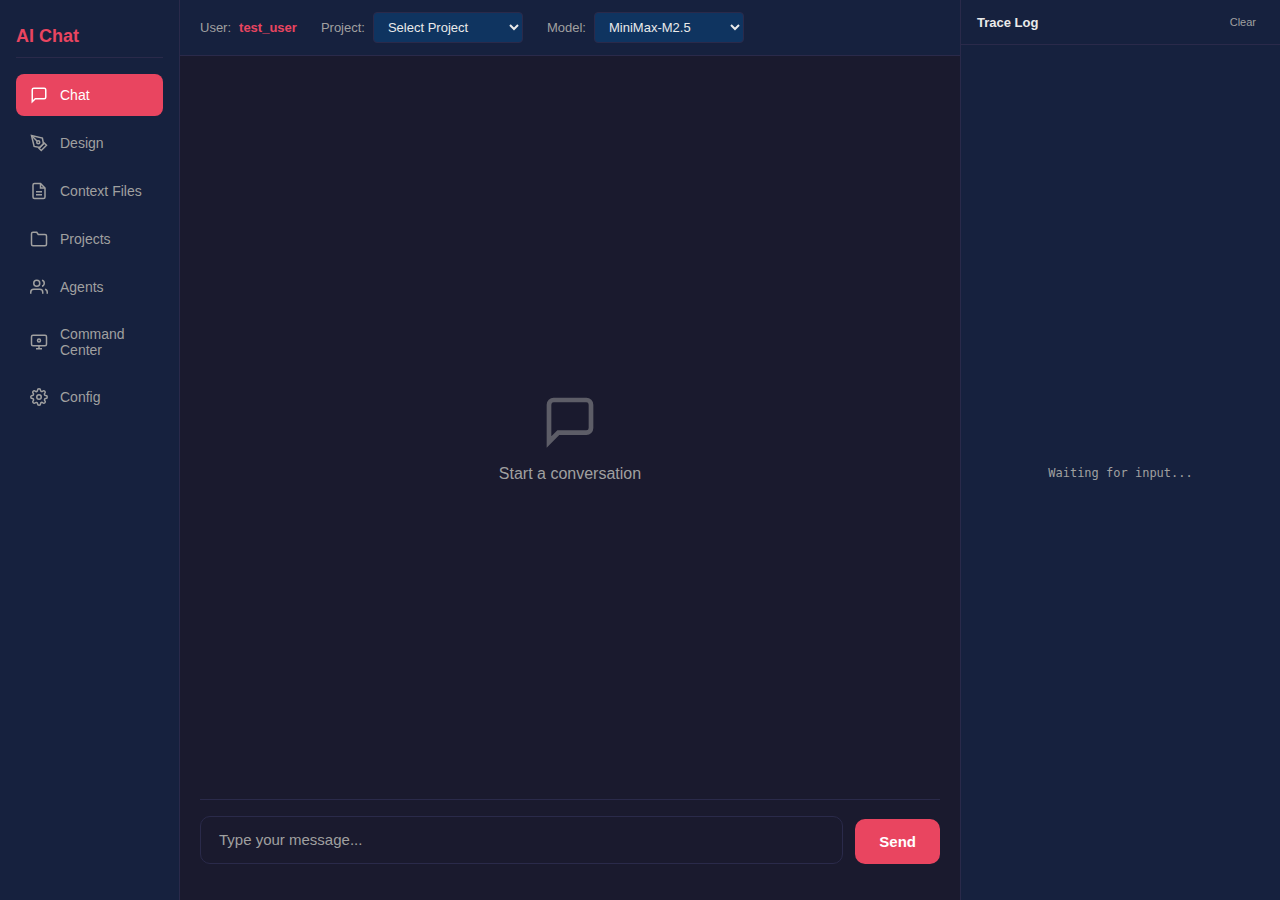
<file: static/index.html>
<!DOCTYPE html>
<html lang="en">
<head>
    <meta charset="UTF-8">
    <meta name="viewport" content="width=device-width, initial-scale=1.0">
    <title>Chat</title>
    <link rel="stylesheet" href="/static/css/style.css">
</head>
<body>
    <div class="app-container">
        <!-- Left Navigation (Shared) -->
        <div id="leftNaviContainer" data-current-page="chat"></div>

        <!-- Main Chat Area -->
        <main class="main-content">
            <!-- Frozen Header Bar -->
            <div class="chat-header">
                <div class="header-item">
                    <span class="header-label">User:</span>
                    <span class="header-value" id="headerUser">test_user</span>
                </div>
                <div class="header-item">
                    <span class="header-label">Project:</span>
                    <select id="headerProject" class="header-select">
                        <option value="">Select Project</option>
                    </select>
                </div>
                <div class="header-item">
                    <span class="header-label">Model:</span>
                    <select id="model" class="header-select">
                        <option value="MiniMax-M2.5">MiniMax-M2.5</option>
                        <option value="MiniMax-Text-01">MiniMax-Text-01</option>
                        <option value="gpt-4o">GPT-4o</option>
                        <option value="gpt-4o-mini">GPT-4o Mini</option>
                        <option value="gpt-4-turbo">GPT-4 Turbo</option>
                    </select>
                </div>
            </div>

            <div class="chat-container">
                <!-- Messages -->
                <div class="chat-messages" id="messages">
                    <div class="empty-state">
                        <svg viewBox="0 0 24 24" fill="none" stroke="currentColor" stroke-width="2">
                            <path d="M21 15a2 2 0 0 1-2 2H7l-4 4V5a2 2 0 0 1 2-2h14a2 2 0 0 1 2 2z"></path>
                        </svg>
                        <p>Start a conversation</p>
                    </div>
                </div>

                <!-- Input -->
                <div class="chat-input-container">
                    <div class="chat-input-wrapper">
                        <textarea 
                            class="chat-input" 
                            id="messageInput" 
                            placeholder="Type your message..."
                            rows="1"
                        ></textarea>
                        <button class="send-button" id="sendButton">Send</button>
                    </div>
                </div>
            </div>
        </main>

        <!-- Trace Panel (Right Side) -->
        <aside class="trace-panel">
            <div class="trace-header">
                <h3>Trace Log</h3>
                <button class="trace-clear" id="traceClear">Clear</button>
            </div>
            <div class="trace-content" id="traceContent">
                <div class="empty-state" style="padding: 20px;">
                    <p style="font-size: 12px;">Waiting for input...</p>
                </div>
            </div>
        </aside>
    </div>

    <script src="/static/js/left_navi_panel.js"></script>
    <script src="/static/js/chat.js"></script>
</body>
</html>
</file>
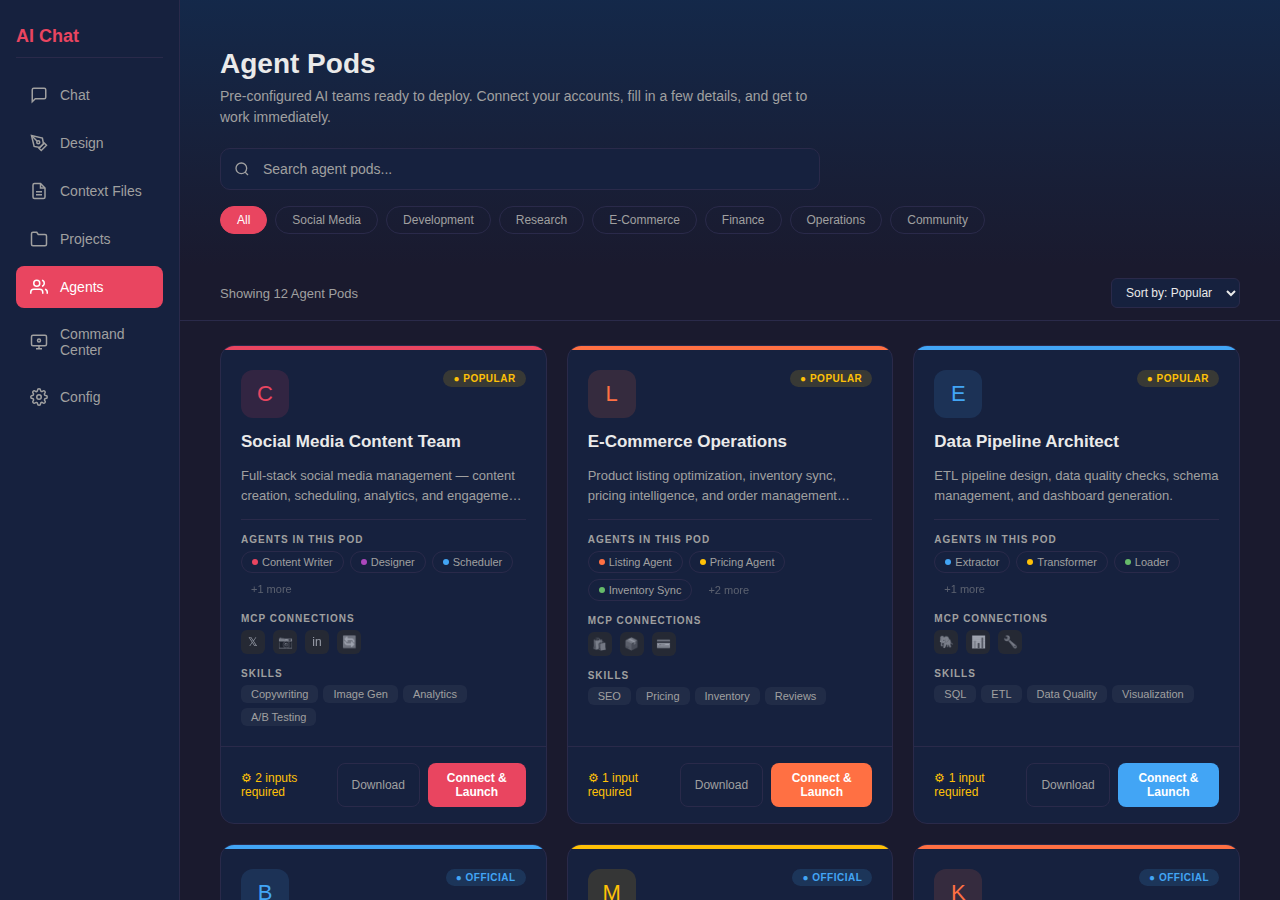
<file: static/agents.html>
<!DOCTYPE html>
<html lang="en">

<head>
    <meta charset="UTF-8">
    <meta name="viewport" content="width=device-width, initial-scale=1.0">
    <title>Agent Pods</title>
    <link rel="stylesheet" href="/static/css/style.css">
    <style>
        body {
            overflow: hidden;
        }

        /* ── Page wrapper ─────────────────────────────────────────── */
        .agents-page {
            display: flex;
            flex-direction: column;
            height: 100vh;
            overflow-y: auto;
            overflow-x: hidden;
            scroll-behavior: smooth;
        }

        /* ── Hero Section ─────────────────────────────────────────── */
        .hero {
            padding: 48px 40px 32px;
            background: linear-gradient(180deg, rgba(15, 52, 96, 0.55) 0%, var(--bg-primary) 100%);
            flex-shrink: 0;
        }

        .hero h1 {
            font-size: 28px;
            font-weight: 700;
            margin-bottom: 6px;
        }

        .hero .subtitle {
            color: var(--text-secondary);
            font-size: 14px;
            line-height: 1.5;
            max-width: 600px;
            margin-bottom: 20px;
        }

        .search-wrap {
            max-width: 600px;
            margin-bottom: 16px;
            position: relative;
        }

        .search-wrap input {
            width: 100%;
            padding: 12px 16px 12px 42px;
            border-radius: 10px;
            border: 1px solid var(--border);
            background: var(--bg-secondary);
            color: var(--text-primary);
            font-size: 14px;
            font-family: inherit;
        }

        .search-wrap input:focus {
            outline: none;
            border-color: var(--accent);
        }

        .search-wrap input::placeholder {
            color: var(--text-secondary);
        }

        .search-wrap svg {
            position: absolute;
            left: 14px;
            top: 50%;
            transform: translateY(-50%);
            width: 16px;
            height: 16px;
            stroke: var(--text-secondary);
            pointer-events: none;
        }

        .filter-row {
            display: flex;
            gap: 8px;
            flex-wrap: wrap;
        }

        .filter-pill {
            padding: 6px 16px;
            border-radius: 20px;
            border: 1px solid var(--border);
            background: transparent;
            color: var(--text-secondary);
            font-size: 12px;
            cursor: pointer;
            transition: all 0.2s;
            font-family: inherit;
            white-space: nowrap;
        }

        .filter-pill:hover {
            border-color: var(--accent);
            color: var(--text-primary);
        }

        .filter-pill.active {
            background: var(--accent);
            border-color: var(--accent);
            color: #fff;
        }

        /* ── Results Bar ──────────────────────────────────────────── */
        .results-bar {
            display: flex;
            justify-content: space-between;
            align-items: center;
            padding: 12px 40px;
            border-bottom: 1px solid var(--border);
            flex-shrink: 0;
        }

        .results-bar .count {
            font-size: 13px;
            color: var(--text-secondary);
        }

        .results-bar select {
            padding: 6px 10px;
            border-radius: 6px;
            border: 1px solid var(--border);
            background: var(--bg-secondary);
            color: var(--text-primary);
            font-size: 12px;
            cursor: pointer;
        }

        /* ── Card Grid ────────────────────────────────────────────── */
        .card-grid {
            display: grid;
            grid-template-columns: repeat(3, 1fr);
            gap: 20px;
            padding: 24px 40px 40px;
        }

        @media (max-width: 1100px) {
            .card-grid {
                grid-template-columns: repeat(2, 1fr);
            }
        }

        @media (max-width: 700px) {
            .card-grid {
                grid-template-columns: 1fr;
            }
        }

        /* ── Pod Card ─────────────────────────────────────────────── */
        .pod-card {
            background: var(--bg-secondary);
            border: 1px solid var(--border);
            border-radius: 14px;
            display: flex;
            flex-direction: column;
            overflow: hidden;
            transition: all 0.25s ease;
        }

        .pod-card:hover {
            border-color: rgba(233, 69, 96, 0.4);
            transform: translateY(-3px);
            box-shadow: 0 8px 30px rgba(0, 0, 0, 0.35);
        }

        .pod-card:hover .mcp-icon {
            filter: grayscale(0);
            opacity: 1;
        }

        .card-accent {
            height: 4px;
            flex-shrink: 0;
        }

        .card-body {
            padding: 20px;
            display: flex;
            flex-direction: column;
            gap: 14px;
            flex: 1;
        }

        .card-top {
            display: flex;
            justify-content: space-between;
            align-items: flex-start;
            gap: 10px;
        }

        .pod-icon {
            width: 48px;
            height: 48px;
            border-radius: 12px;
            display: flex;
            align-items: center;
            justify-content: center;
            font-size: 22px;
            flex-shrink: 0;
        }

        .card-top-right {
            display: flex;
            flex-direction: column;
            align-items: flex-end;
            gap: 6px;
        }

        .status-badge {
            display: inline-flex;
            align-items: center;
            gap: 5px;
            font-size: 10px;
            font-weight: 600;
            padding: 3px 10px;
            border-radius: 20px;
            text-transform: uppercase;
            letter-spacing: .5px;
        }

        .badge-popular {
            background: rgba(255, 193, 7, 0.15);
            color: #ffc107;
        }

        .badge-new {
            background: rgba(76, 175, 80, 0.15);
            color: #66bb6a;
        }

        .badge-official {
            background: rgba(66, 165, 245, 0.15);
            color: #42a5f5;
        }

        .badge-community {
            background: rgba(171, 71, 188, 0.15);
            color: #ab47bc;
        }

        .pod-name {
            font-size: 17px;
            font-weight: 600;
            margin: 0;
        }

        .pod-desc {
            font-size: 13px;
            color: var(--text-secondary);
            line-height: 1.5;
            margin: 0;
            display: -webkit-box;
            -webkit-line-clamp: 2;
            -webkit-box-orient: vertical;
            overflow: hidden;
        }

        .card-divider {
            border: none;
            border-top: 1px solid var(--border);
            margin: 0;
        }

        .card-section-label {
            font-size: 10px;
            font-weight: 600;
            text-transform: uppercase;
            letter-spacing: 1px;
            color: var(--text-secondary);
            margin-bottom: 6px;
        }

        .agent-chips {
            display: flex;
            flex-wrap: wrap;
            gap: 6px;
        }

        .agent-chip {
            display: inline-flex;
            align-items: center;
            gap: 4px;
            padding: 4px 10px;
            border-radius: 20px;
            border: 1px solid var(--border);
            font-size: 11px;
            color: var(--text-secondary);
        }

        .agent-chip-dot {
            width: 6px;
            height: 6px;
            border-radius: 50%;
        }

        .agent-chip-more {
            opacity: 0.5;
            border: none;
        }

        .mcp-row {
            display: flex;
            gap: 8px;
            align-items: center;
            flex-wrap: wrap;
        }

        .mcp-icon {
            width: 24px;
            height: 24px;
            border-radius: 6px;
            background: var(--bg-tertiary);
            display: flex;
            align-items: center;
            justify-content: center;
            font-size: 12px;
            filter: grayscale(1);
            opacity: 0.6;
            transition: all 0.3s;
        }

        .skill-tags {
            display: flex;
            flex-wrap: wrap;
            gap: 5px;
        }

        .skill-tag {
            padding: 3px 10px;
            border-radius: 6px;
            background: rgba(255, 255, 255, 0.05);
            font-size: 11px;
            color: var(--text-secondary);
        }

        .card-footer {
            padding: 16px 20px;
            border-top: 1px solid var(--border);
            display: flex;
            justify-content: space-between;
            align-items: center;
            gap: 10px;
        }

        .inputs-info {
            font-size: 12px;
            display: flex;
            align-items: center;
            gap: 5px;
        }

        .inputs-info.needed {
            color: #ffc107;
        }

        .inputs-info.ready {
            color: #66bb6a;
        }

        .card-actions {
            display: flex;
            gap: 8px;
        }

        .btn-download {
            padding: 8px 14px;
            border-radius: 8px;
            border: 1px solid var(--border);
            background: transparent;
            color: var(--text-secondary);
            font-size: 12px;
            cursor: pointer;
            transition: all 0.2s;
            font-family: inherit;
        }

        .btn-download:hover {
            border-color: var(--text-primary);
            color: var(--text-primary);
        }

        .btn-connect {
            padding: 8px 16px;
            border-radius: 8px;
            border: none;
            font-size: 12px;
            font-weight: 600;
            cursor: pointer;
            transition: all 0.2s;
            font-family: inherit;
            color: #fff;
        }

        .btn-connect:hover {
            filter: brightness(1.2);
        }

        /* ── Empty / No results ───────────────────────────────────── */
        .no-results {
            display: none;
            flex-direction: column;
            align-items: center;
            justify-content: center;
            padding: 60px 20px;
            gap: 10px;
            color: var(--text-secondary);
            grid-column: 1 / -1;
        }

        .no-results.visible {
            display: flex;
        }

        .no-results svg {
            width: 56px;
            height: 56px;
            opacity: 0.3;
            margin-bottom: 8px;
        }

        .no-results p {
            margin: 0;
            font-size: 14px;
        }

        .no-results .clear-btn {
            margin-top: 12px;
            padding: 8px 20px;
            border-radius: 8px;
            border: 1px solid var(--border);
            background: transparent;
            color: var(--text-primary);
            cursor: pointer;
            font-size: 13px;
            font-family: inherit;
            transition: all 0.2s;
        }

        .no-results .clear-btn:hover {
            border-color: var(--accent);
            color: var(--accent);
        }

        /* ── Side Drawer ──────────────────────────────────────────── */
        .drawer-overlay {
            display: none;
            position: fixed;
            inset: 0;
            background: rgba(0, 0, 0, 0.5);
            z-index: 200;
            backdrop-filter: blur(3px);
        }

        .drawer-overlay.open {
            display: block;
        }

        .drawer {
            position: fixed;
            top: 0;
            right: -520px;
            width: 500px;
            max-width: 92vw;
            height: 100vh;
            background: var(--bg-primary);
            border-left: 1px solid var(--border);
            z-index: 201;
            display: flex;
            flex-direction: column;
            transition: right 0.3s ease;
        }

        .drawer.open {
            right: 0;
        }

        .drawer-header {
            display: flex;
            align-items: center;
            justify-content: space-between;
            padding: 20px 24px;
            border-bottom: 1px solid var(--border);
            flex-shrink: 0;
        }

        .drawer-header-left {
            display: flex;
            align-items: center;
            gap: 12px;
        }

        .drawer-header-left .pod-icon {
            width: 36px;
            height: 36px;
            font-size: 16px;
            border-radius: 10px;
        }

        .drawer-header h3 {
            font-size: 16px;
            font-weight: 600;
            margin: 0;
        }

        .drawer-close {
            width: 32px;
            height: 32px;
            border-radius: 8px;
            border: none;
            background: var(--bg-secondary);
            color: var(--text-secondary);
            font-size: 18px;
            cursor: pointer;
            display: flex;
            align-items: center;
            justify-content: center;
        }

        .drawer-close:hover {
            background: var(--bg-tertiary);
            color: var(--text-primary);
        }

        .drawer-body {
            flex: 1;
            overflow-y: auto;
            padding: 24px;
            display: flex;
            flex-direction: column;
            gap: 28px;
        }

        .drawer-section h4 {
            font-size: 12px;
            font-weight: 600;
            text-transform: uppercase;
            letter-spacing: 1px;
            color: var(--text-secondary);
            margin-bottom: 14px;
        }

        .drawer-field {
            margin-bottom: 14px;
        }

        .drawer-field label {
            display: block;
            font-size: 13px;
            font-weight: 500;
            color: var(--text-primary);
            margin-bottom: 6px;
        }

        .drawer-field input,
        .drawer-field textarea {
            width: 100%;
            padding: 10px 14px;
            border-radius: 8px;
            border: 1px solid var(--border);
            background: var(--bg-secondary);
            color: var(--text-primary);
            font-size: 13px;
            font-family: inherit;
        }

        .drawer-field textarea {
            min-height: 80px;
            resize: vertical;
        }

        .drawer-field input:focus,
        .drawer-field textarea:focus {
            outline: none;
            border-color: var(--accent);
        }

        .mcp-status-row {
            display: flex;
            align-items: center;
            justify-content: space-between;
            padding: 10px 0;
            border-bottom: 1px solid rgba(255, 255, 255, 0.04);
        }

        .mcp-status-left {
            display: flex;
            align-items: center;
            gap: 10px;
            font-size: 13px;
        }

        .mcp-status-icon {
            width: 28px;
            height: 28px;
            border-radius: 6px;
            background: var(--bg-secondary);
            display: flex;
            align-items: center;
            justify-content: center;
            font-size: 14px;
        }

        .mcp-connected {
            color: #66bb6a;
            font-size: 12px;
            display: flex;
            align-items: center;
            gap: 4px;
        }

        .mcp-authorize-btn {
            padding: 5px 14px;
            border-radius: 6px;
            border: 1px solid var(--accent);
            background: transparent;
            color: var(--accent);
            font-size: 11px;
            cursor: pointer;
            font-family: inherit;
            transition: all 0.2s;
        }

        .mcp-authorize-btn:hover {
            background: var(--accent);
            color: #fff;
        }

        .drawer-footer {
            padding: 16px 24px;
            border-top: 1px solid var(--border);
            flex-shrink: 0;
        }

        .btn-launch {
            width: 100%;
            padding: 14px;
            border-radius: 10px;
            border: none;
            font-size: 14px;
            font-weight: 600;
            cursor: pointer;
            transition: all 0.25s;
            font-family: inherit;
            display: flex;
            align-items: center;
            justify-content: center;
            gap: 8px;
        }

        .btn-launch.disabled {
            background: var(--bg-tertiary);
            color: var(--text-secondary);
            cursor: not-allowed;
        }

        .btn-launch.ready {
            background: var(--accent);
            color: #fff;
        }

        .btn-launch.ready:hover {
            filter: brightness(1.15);
            transform: translateY(-1px);
        }

        .btn-launch.launching {
            background: var(--bg-tertiary);
            color: var(--text-secondary);
            pointer-events: none;
        }

        /* ── Toast ────────────────────────────────────────────────── */
        .toast {
            position: fixed;
            bottom: 28px;
            right: 28px;
            padding: 12px 20px;
            border-radius: 10px;
            background: var(--bg-secondary);
            border: 1px solid var(--border);
            color: var(--text-primary);
            font-size: 13px;
            z-index: 300;
            opacity: 0;
            transform: translateY(12px);
            transition: all 0.3s ease;
            pointer-events: none;
        }

        .toast.show {
            opacity: 1;
            transform: translateY(0);
        }
    </style>
</head>

<body>
    <div class="app-container">
        <!-- Left Navigation -->
        <div id="leftNaviContainer" data-current-page="agents"></div>

        <!-- Main Content -->
        <main class="main-content">
            <div class="agents-page" id="agentsPage">

                <!-- Hero -->
                <section class="hero">
                    <h1>Agent Pods</h1>
                    <p class="subtitle">Pre-configured AI teams ready to deploy. Connect your accounts, fill in a few
                        details, and get to work immediately.</p>
                    <div class="search-wrap">
                        <svg viewBox="0 0 24 24" fill="none" stroke="currentColor" stroke-width="2">
                            <circle cx="11" cy="11" r="8" />
                            <line x1="21" y1="21" x2="16.65" y2="16.65" />
                        </svg>
                        <input type="text" id="searchInput" placeholder="Search agent pods...">
                    </div>
                    <div class="filter-row" id="filterRow">
                        <!-- rendered by JS -->
                    </div>
                </section>

                <!-- Results Bar -->
                <div class="results-bar">
                    <span class="count" id="resultCount">Showing 0 Agent Pods</span>
                    <select id="sortSelect">
                        <option value="popular">Sort by: Popular</option>
                        <option value="newest">Sort by: Newest</option>
                        <option value="az">Sort by: A–Z</option>
                    </select>
                </div>

                <!-- Card Grid -->
                <div class="card-grid" id="cardGrid">
                    <!-- rendered by JS -->
                    <div class="no-results" id="noResults">
                        <svg viewBox="0 0 24 24" fill="none" stroke="currentColor" stroke-width="1.5">
                            <circle cx="11" cy="11" r="8" />
                            <line x1="21" y1="21" x2="16.65" y2="16.65" />
                            <line x1="8" y1="11" x2="14" y2="11" />
                        </svg>
                        <p><strong>No agent pods match your search.</strong></p>
                        <p style="font-size:12px;opacity:.6;">Try a different filter or browse all pods.</p>
                        <button class="clear-btn" id="clearFiltersBtn">Clear Filters</button>
                    </div>
                </div>
            </div>
        </main>
    </div>

    <!-- Connect & Launch Drawer -->
    <div class="drawer-overlay" id="drawerOverlay"></div>
    <div class="drawer" id="drawer">
        <div class="drawer-header">
            <div class="drawer-header-left">
                <div class="pod-icon" id="drawerIcon"></div>
                <h3 id="drawerTitle">Pod Name</h3>
            </div>
            <button class="drawer-close" id="drawerClose">×</button>
        </div>
        <div class="drawer-body" id="drawerBody">
            <!-- populated by JS -->
        </div>
        <div class="drawer-footer">
            <button class="btn-launch disabled" id="launchBtn">
                <span id="launchLabel">🚀 Launch Pod</span>
            </button>
        </div>
    </div>

    <!-- Toast -->
    <div class="toast" id="toast"></div>

    <script src="/static/js/left_navi_panel.js"></script>
    <script src="/static/js/agents.js"></script>
</body>

</html>
</file>
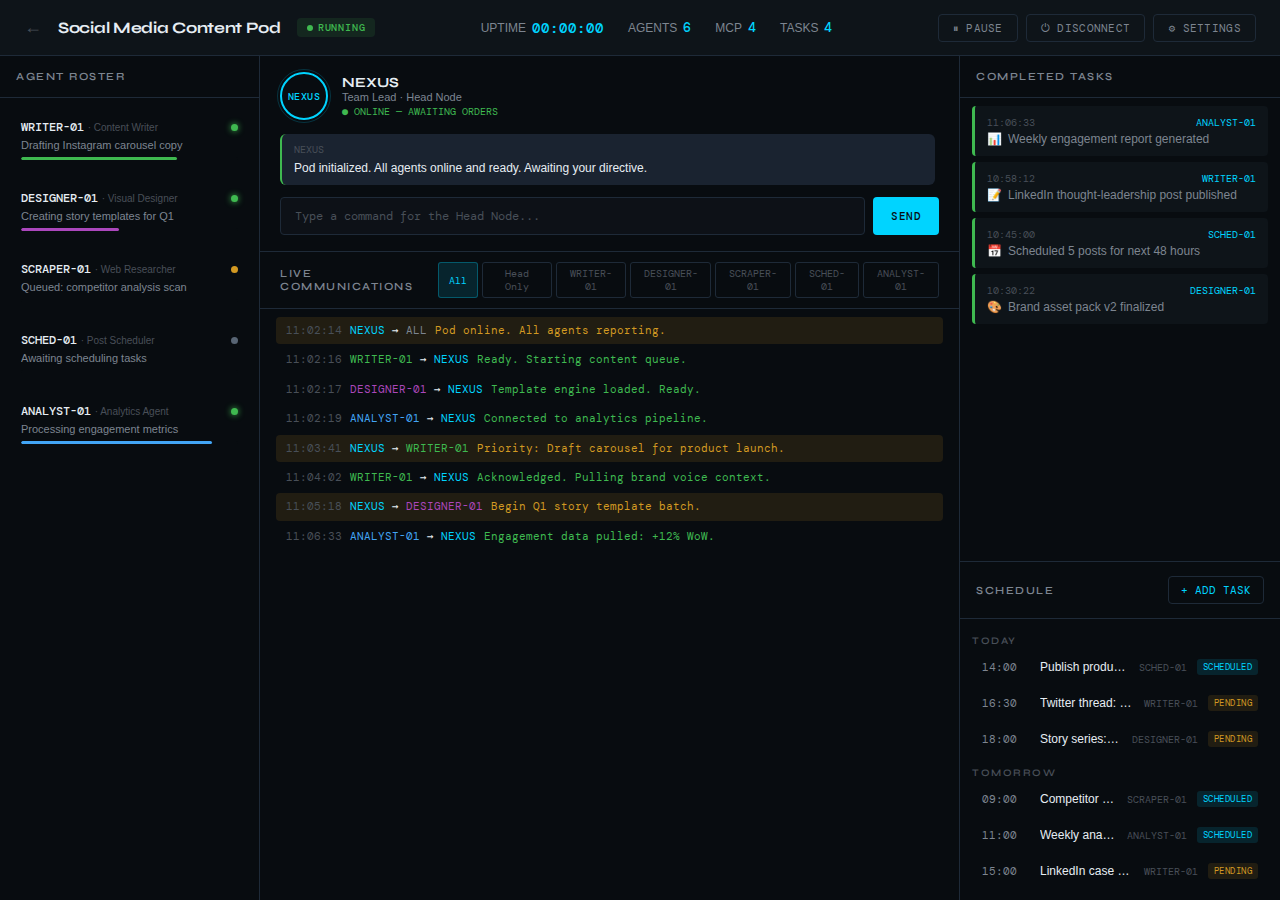
<file: static/command.html>
<!DOCTYPE html>
<html lang="en">

<head>
    <meta charset="UTF-8">
    <meta name="viewport" content="width=device-width, initial-scale=1.0">
    <title>Command Center</title>
    <link rel="preconnect" href="https://fonts.googleapis.com">
    <link
        href="https://fonts.googleapis.com/css2?family=DM+Mono:wght@400;500&family=Syne:wght@500;600;700;800&display=swap"
        rel="stylesheet">
    <style>
        /* ═══════════════════════════════════════════════════════════════════════
   COMMAND CENTER — CSS
   ═══════════════════════════════════════════════════════════════════════ */
        :root {
            --bg-base: #080c10;
            --bg-surface: #0e1419;
            --bg-panel: #131a22;
            --bg-elevated: #1a2330;
            --bg-input: #0d1117;
            --border: #1e2a38;
            --border-subtle: #161f2b;
            --text-primary: #e6edf3;
            --text-secondary: #7d8590;
            --text-muted: #484f58;
            --accent: #00d4ff;
            --accent-dim: rgba(0, 212, 255, 0.12);
            --accent-glow: rgba(0, 212, 255, 0.25);
            --green: #3fb950;
            --green-dim: rgba(63, 185, 80, 0.12);
            --amber: #d29922;
            --amber-dim: rgba(210, 153, 34, 0.12);
            --red: #f85149;
            --red-dim: rgba(248, 81, 73, 0.12);
            --idle: #586574;
            --font-mono: 'DM Mono', 'SF Mono', 'Fira Code', monospace;
            --font-heading: 'Syne', 'Inter', -apple-system, sans-serif;
            --font-body: -apple-system, BlinkMacSystemFont, 'Segoe UI', sans-serif;
        }

        * {
            margin: 0;
            padding: 0;
            box-sizing: border-box;
        }

        html,
        body {
            height: 100%;
            overflow: hidden;
        }

        body {
            background: var(--bg-base);
            color: var(--text-primary);
            font-family: var(--font-body);
            font-size: 13px;
        }

        /* ── Page Shell ───────────────────────────────────────────────────────── */
        .cc-shell {
            display: flex;
            flex-direction: column;
            height: 100vh;
        }

        /* ── Header ───────────────────────────────────────────────────────────── */
        .cc-header {
            display: flex;
            align-items: center;
            justify-content: space-between;
            padding: 0 24px;
            height: 56px;
            min-height: 56px;
            background: var(--bg-surface);
            border-bottom: 1px solid var(--border);
            flex-shrink: 0;
        }

        .cc-header-left {
            display: flex;
            align-items: center;
            gap: 16px;
        }

        .pod-title {
            font-family: var(--font-heading);
            font-size: 16px;
            font-weight: 700;
            letter-spacing: -0.3px;
        }

        .status-pill {
            display: inline-flex;
            align-items: center;
            gap: 5px;
            padding: 3px 10px;
            border-radius: 4px;
            font-family: var(--font-mono);
            font-size: 10px;
            font-weight: 500;
            text-transform: uppercase;
            letter-spacing: .8px;
        }

        .status-pill.running {
            background: var(--green-dim);
            color: var(--green);
        }

        .status-pill.idle {
            background: rgba(88, 101, 116, 0.15);
            color: var(--idle);
        }

        .status-pill.error {
            background: var(--red-dim);
            color: var(--red);
        }

        .status-pill .dot {
            width: 6px;
            height: 6px;
            border-radius: 50%;
            animation: pulse-dot 2s infinite;
        }

        .status-pill.running .dot {
            background: var(--green);
        }

        .status-pill.idle .dot {
            background: var(--idle);
        }

        .status-pill.error .dot {
            background: var(--red);
        }

        .cc-header-meta {
            display: flex;
            align-items: center;
            gap: 24px;
        }

        .meta-item {
            display: flex;
            align-items: center;
            gap: 6px;
            font-size: 12px;
            color: var(--text-secondary);
        }

        .meta-value {
            font-family: var(--font-mono);
            color: var(--accent);
            font-weight: 500;
            font-size: 13px;
        }

        .uptime {
            font-family: var(--font-mono);
            font-size: 14px;
            color: var(--accent);
            font-weight: 500;
            letter-spacing: 1px;
        }

        .cc-header-right {
            display: flex;
            align-items: center;
            gap: 8px;
        }

        .hdr-btn {
            padding: 6px 14px;
            border-radius: 4px;
            border: 1px solid var(--border);
            background: transparent;
            color: var(--text-secondary);
            font-size: 11px;
            font-family: var(--font-mono);
            cursor: pointer;
            transition: all 0.15s;
            letter-spacing: .3px;
        }

        .hdr-btn:hover {
            border-color: var(--accent);
            color: var(--accent);
        }

        .hdr-btn.danger:hover {
            border-color: var(--red);
            color: var(--red);
        }

        /* ── 3-Column Grid ────────────────────────────────────────────────────── */
        .cc-grid {
            display: grid;
            grid-template-columns: 260px 1fr 320px;
            flex: 1;
            overflow: hidden;
        }

        /* ── Panel base ───────────────────────────────────────────────────────── */
        .cc-panel {
            display: flex;
            flex-direction: column;
            border-right: 1px solid var(--border);
            overflow: hidden;
        }

        .cc-panel:last-child {
            border-right: none;
        }

        .panel-header {
            padding: 14px 16px;
            border-bottom: 1px solid var(--border);
            display: flex;
            align-items: center;
            justify-content: space-between;
            flex-shrink: 0;
        }

        .panel-title {
            font-family: var(--font-heading);
            font-size: 11px;
            font-weight: 600;
            text-transform: uppercase;
            letter-spacing: 1.5px;
            color: var(--text-secondary);
        }

        /* ════════════════ LEFT — AGENT ROSTER ════════════════ */
        .roster-list {
            flex: 1;
            overflow-y: auto;
            padding: 8px;
        }

        .agent-row {
            padding: 12px;
            border-radius: 6px;
            margin-bottom: 4px;
            cursor: pointer;
            border: 1px solid transparent;
            transition: all 0.15s;
        }

        .agent-row:hover {
            background: var(--bg-elevated);
            border-color: var(--border);
        }

        .agent-row.selected {
            background: var(--accent-dim);
            border-color: rgba(0, 212, 255, 0.3);
        }

        .agent-row-top {
            display: flex;
            align-items: center;
            justify-content: space-between;
            margin-bottom: 4px;
        }

        .agent-name {
            font-family: var(--font-mono);
            font-size: 12px;
            font-weight: 500;
        }

        .agent-role {
            font-size: 10px;
            color: var(--text-muted);
        }

        .agent-dot {
            width: 7px;
            height: 7px;
            border-radius: 50%;
            flex-shrink: 0;
        }

        .agent-dot.active {
            background: var(--green);
            box-shadow: 0 0 6px var(--green);
            animation: pulse-dot 2s infinite;
        }

        .agent-dot.idle {
            background: var(--idle);
        }

        .agent-dot.queued {
            background: var(--amber);
            animation: pulse-dot 1.5s infinite;
        }

        .agent-dot.error {
            background: var(--red);
        }

        .agent-task {
            font-size: 11px;
            color: var(--text-secondary);
            white-space: nowrap;
            overflow: hidden;
            text-overflow: ellipsis;
            margin-bottom: 6px;
        }

        .agent-progress {
            height: 3px;
            border-radius: 2px;
            background: var(--bg-base);
            overflow: hidden;
        }

        .agent-progress-bar {
            height: 100%;
            border-radius: 2px;
            transition: width 0.5s ease;
        }

        /* ════════════════ CENTER — COMMAND HUB ════════════════ */
        .center-col {
            display: flex;
            flex-direction: column;
            overflow: hidden;
        }

        /* Head Node Section */
        .head-node-section {
            padding: 16px 20px;
            border-bottom: 1px solid var(--border);
            flex-shrink: 0;
        }

        .head-node-row {
            display: flex;
            align-items: center;
            gap: 14px;
            margin-bottom: 14px;
        }

        .head-avatar {
            width: 48px;
            height: 48px;
            border-radius: 50%;
            display: flex;
            align-items: center;
            justify-content: center;
            font-family: var(--font-mono);
            font-size: 10px;
            font-weight: 500;
            letter-spacing: .5px;
            background: var(--bg-base);
            border: 2px solid var(--accent);
            color: var(--accent);
            position: relative;
            flex-shrink: 0;
        }

        .head-avatar::after {
            content: '';
            position: absolute;
            inset: -5px;
            border-radius: 50%;
            border: 1.5px solid rgba(0, 212, 255, 0.2);
            animation: pulse-ring 3s infinite;
        }

        .head-info .head-name {
            font-family: var(--font-heading);
            font-size: 14px;
            font-weight: 700;
        }

        .head-info .head-role {
            font-size: 11px;
            color: var(--text-secondary);
        }

        .head-info .head-status {
            font-size: 10px;
            color: var(--green);
            font-family: var(--font-mono);
            margin-top: 2px;
        }

        .chat-history {
            max-height: 220px;
            overflow-y: auto;
            margin-bottom: 12px;
            display: flex;
            flex-direction: column;
            gap: 6px;
            padding-right: 4px;
        }

        .chat-msg {
            padding: 8px 12px;
            border-radius: 6px;
            font-size: 12px;
            line-height: 1.5;
            animation: fadeSlideUp 0.25s ease;
        }

        .chat-msg.user {
            background: var(--accent-dim);
            border-left: 2px solid var(--accent);
            color: var(--text-primary);
        }

        .chat-msg.head {
            background: var(--bg-elevated);
            border-left: 2px solid var(--green);
            color: var(--text-primary);
        }

        .chat-msg.delegate {
            background: transparent;
            color: var(--amber);
            font-family: var(--font-mono);
            font-size: 11px;
            padding: 4px 12px;
        }

        .chat-msg .msg-label {
            font-family: var(--font-mono);
            font-size: 10px;
            color: var(--text-muted);
            margin-bottom: 2px;
        }

        .chat-input-row {
            display: flex;
            gap: 8px;
        }

        .chat-input-row input {
            flex: 1;
            padding: 10px 14px;
            border-radius: 4px;
            border: 1px solid var(--border);
            background: var(--bg-input);
            color: var(--text-primary);
            font-family: var(--font-mono);
            font-size: 12px;
        }

        .chat-input-row input:focus {
            outline: none;
            border-color: var(--accent);
            box-shadow: 0 0 0 1px var(--accent-dim);
        }

        .chat-input-row input::placeholder {
            color: var(--text-muted);
        }

        .chat-send {
            padding: 10px 18px;
            border-radius: 4px;
            border: none;
            background: var(--accent);
            color: var(--bg-base);
            font-family: var(--font-mono);
            font-size: 11px;
            font-weight: 500;
            cursor: pointer;
            letter-spacing: .5px;
        }

        .chat-send:hover {
            filter: brightness(1.15);
        }

        /* Comms Log Section */
        .comms-section {
            flex: 1;
            display: flex;
            flex-direction: column;
            overflow: hidden;
        }

        .comms-header {
            display: flex;
            align-items: center;
            justify-content: space-between;
            padding: 10px 20px;
            border-bottom: 1px solid var(--border);
            flex-shrink: 0;
        }

        .comms-filters {
            display: flex;
            gap: 4px;
        }

        .comms-filter {
            padding: 4px 10px;
            border-radius: 3px;
            border: 1px solid var(--border);
            background: transparent;
            color: var(--text-muted);
            font-size: 10px;
            font-family: var(--font-mono);
            cursor: pointer;
            transition: all 0.15s;
        }

        .comms-filter:hover {
            color: var(--text-secondary);
            border-color: var(--text-muted);
        }

        .comms-filter.active {
            background: var(--accent-dim);
            border-color: rgba(0, 212, 255, 0.3);
            color: var(--accent);
        }

        .comms-log {
            flex: 1;
            overflow-y: auto;
            padding: 8px 16px;
            display: flex;
            flex-direction: column;
            gap: 2px;
        }

        .log-entry {
            padding: 6px 10px;
            border-radius: 4px;
            font-family: var(--font-mono);
            font-size: 11px;
            line-height: 1.4;
            animation: fadeSlideUp 0.3s ease;
            display: flex;
            gap: 8px;
        }

        .log-entry:hover {
            background: var(--bg-elevated);
        }

        .log-ts {
            color: var(--text-muted);
            flex-shrink: 0;
            white-space: nowrap;
        }

        .log-route {
            flex-shrink: 0;
            white-space: nowrap;
        }

        .log-msg {
            color: var(--text-secondary);
            flex: 1;
        }

        .log-entry.delegate {
            background: var(--amber-dim);
        }

        .log-entry.delegate .log-msg {
            color: var(--amber);
        }

        .log-entry.report .log-msg {
            color: var(--green);
        }

        .log-entry.error-log .log-msg {
            color: var(--red);
        }

        /* ════════════════ RIGHT COLUMN ════════════════ */
        .right-col {
            display: flex;
            flex-direction: column;
            overflow: hidden;
        }

        /* Accomplishments */
        .accom-section {
            flex: 1;
            display: flex;
            flex-direction: column;
            overflow: hidden;
            border-bottom: 1px solid var(--border);
        }

        .accom-list {
            flex: 1;
            overflow-y: auto;
            padding: 8px 12px;
        }

        .accom-item {
            padding: 10px 12px;
            border-radius: 4px;
            border-left: 3px solid var(--green);
            margin-bottom: 6px;
            background: var(--bg-surface);
            animation: fadeSlideUp 0.3s ease;
            cursor: pointer;
            transition: background 0.15s;
        }

        .accom-item:hover {
            background: var(--bg-elevated);
        }

        .accom-top {
            display: flex;
            align-items: center;
            justify-content: space-between;
            margin-bottom: 3px;
        }

        .accom-ts {
            font-family: var(--font-mono);
            font-size: 10px;
            color: var(--text-muted);
        }

        .accom-agent {
            font-family: var(--font-mono);
            font-size: 10px;
            color: var(--accent);
        }

        .accom-desc {
            font-size: 12px;
            color: var(--text-secondary);
        }

        .accom-icon {
            font-size: 12px;
            margin-right: 6px;
        }

        .accom-detail {
            padding: 8px 10px;
            margin-top: 6px;
            background: var(--bg-base);
            border-radius: 4px;
            font-family: var(--font-mono);
            font-size: 11px;
            color: var(--text-muted);
            line-height: 1.5;
            display: none;
        }

        .accom-item.expanded .accom-detail {
            display: block;
        }

        /* Scheduler */
        .sched-section {
            height: 40%;
            min-height: 220px;
            display: flex;
            flex-direction: column;
            overflow: hidden;
        }

        .sched-list {
            flex: 1;
            overflow-y: auto;
            padding: 8px 12px;
        }

        .sched-day-label {
            font-family: var(--font-heading);
            font-size: 10px;
            font-weight: 600;
            text-transform: uppercase;
            letter-spacing: 1.5px;
            color: var(--text-muted);
            padding: 8px 0 4px;
        }

        .sched-item {
            display: flex;
            align-items: center;
            gap: 10px;
            padding: 8px 10px;
            border-radius: 4px;
            margin-bottom: 4px;
        }

        .sched-item:hover {
            background: var(--bg-elevated);
        }

        .sched-time {
            font-family: var(--font-mono);
            font-size: 11px;
            color: var(--text-secondary);
            flex-shrink: 0;
            width: 48px;
        }

        .sched-desc {
            flex: 1;
            font-size: 12px;
            color: var(--text-primary);
            white-space: nowrap;
            overflow: hidden;
            text-overflow: ellipsis;
        }

        .sched-agent {
            font-family: var(--font-mono);
            font-size: 10px;
            color: var(--text-muted);
            flex-shrink: 0;
        }

        .sched-status {
            font-family: var(--font-mono);
            font-size: 9px;
            padding: 2px 6px;
            border-radius: 3px;
            flex-shrink: 0;
            text-transform: uppercase;
            letter-spacing: .5px;
        }

        .sched-status.pending {
            background: var(--amber-dim);
            color: var(--amber);
        }

        .sched-status.scheduled {
            background: var(--accent-dim);
            color: var(--accent);
        }

        .sched-status.completed {
            background: var(--green-dim);
            color: var(--green);
        }

        .add-task-btn {
            padding: 6px 12px;
            border-radius: 4px;
            border: 1px solid var(--border);
            background: transparent;
            color: var(--accent);
            font-size: 11px;
            font-family: var(--font-mono);
            cursor: pointer;
            transition: all 0.15s;
        }

        .add-task-btn:hover {
            background: var(--accent-dim);
            border-color: var(--accent);
        }

        .add-task-form {
            padding: 10px 12px;
            border-top: 1px solid var(--border);
            display: none;
            flex-shrink: 0;
        }

        .add-task-form.open {
            display: flex;
            flex-direction: column;
            gap: 8px;
        }

        .add-task-form input,
        .add-task-form select {
            padding: 7px 10px;
            border-radius: 4px;
            border: 1px solid var(--border);
            background: var(--bg-input);
            color: var(--text-primary);
            font-family: var(--font-mono);
            font-size: 11px;
        }

        .add-task-form input:focus,
        .add-task-form select:focus {
            outline: none;
            border-color: var(--accent);
        }

        .add-task-form .form-row {
            display: flex;
            gap: 6px;
        }

        .add-task-form .form-row>* {
            flex: 1;
        }

        .add-task-confirm {
            padding: 7px 14px;
            border-radius: 4px;
            border: none;
            background: var(--accent);
            color: var(--bg-base);
            font-family: var(--font-mono);
            font-size: 11px;
            font-weight: 500;
            cursor: pointer;
        }

        /* ── Mobile tabs ──────────────────────────────────────────────────────── */
        .mobile-tabs {
            display: none;
        }

        @media (max-width: 900px) {
            .cc-grid {
                grid-template-columns: 1fr;
            }

            .cc-panel {
                display: none;
                border-right: none;
            }

            .cc-panel.mobile-active {
                display: flex;
            }

            .mobile-tabs {
                display: flex;
                gap: 0;
                border-bottom: 1px solid var(--border);
                flex-shrink: 0;
            }

            .mob-tab {
                flex: 1;
                padding: 10px;
                text-align: center;
                font-family: var(--font-mono);
                font-size: 10px;
                text-transform: uppercase;
                letter-spacing: 1px;
                color: var(--text-muted);
                cursor: pointer;
                border-bottom: 2px solid transparent;
                background: var(--bg-surface);
            }

            .mob-tab.active {
                color: var(--accent);
                border-bottom-color: var(--accent);
            }
        }

        /* ── Animations ───────────────────────────────────────────────────────── */
        @keyframes pulse-dot {

            0%,
            100% {
                opacity: 1;
            }

            50% {
                opacity: .4;
            }
        }

        @keyframes pulse-ring {
            0% {
                transform: scale(1);
                opacity: .5;
            }

            100% {
                transform: scale(1.15);
                opacity: 0;
            }
        }

        @keyframes fadeSlideUp {
            from {
                opacity: 0;
                transform: translateY(6px);
            }

            to {
                opacity: 1;
                transform: translateY(0);
            }
        }

        /* ── Scrollbars ───────────────────────────────────────────────────────── */
        ::-webkit-scrollbar {
            width: 5px;
        }

        ::-webkit-scrollbar-track {
            background: transparent;
        }

        ::-webkit-scrollbar-thumb {
            background: var(--border);
            border-radius: 3px;
        }

        ::-webkit-scrollbar-thumb:hover {
            background: var(--text-muted);
        }
    </style>
</head>

<body>
    <div class="cc-shell">

        <!-- ═══════════ HEADER ═══════════ -->
        <header class="cc-header">
            <div class="cc-header-left">
                <a href="/agents.html" style="color:var(--text-muted);text-decoration:none;font-size:18px;"
                    title="Back to Agent Pods">←</a>
                <span class="pod-title" id="podTitle">Social Media Content Pod</span>
                <span class="status-pill running" id="statusPill"><span class="dot"></span><span
                        id="statusLabel">RUNNING</span></span>
            </div>
            <div class="cc-header-meta">
                <div class="meta-item"><span>UPTIME</span><span class="uptime" id="uptime">00:00:00</span></div>
                <div class="meta-item"><span>AGENTS</span><span class="meta-value" id="agentCount">0</span></div>
                <div class="meta-item"><span>MCP</span><span class="meta-value" id="mcpCount">0</span></div>
                <div class="meta-item"><span>TASKS</span><span class="meta-value" id="tasksDone">0</span></div>
            </div>
            <div class="cc-header-right">
                <button class="hdr-btn" id="pauseBtn">⏸ PAUSE</button>
                <button class="hdr-btn danger" onclick="location.href='/agents.html'">⏻ DISCONNECT</button>
                <button class="hdr-btn" id="settingsBtn">⚙ SETTINGS</button>
            </div>
        </header>

        <!-- ═══════════ MOBILE TABS ═══════════ -->
        <div class="mobile-tabs" id="mobileTabs">
            <div class="mob-tab active" data-tab="left">Agents</div>
            <div class="mob-tab" data-tab="center">Command</div>
            <div class="mob-tab" data-tab="right">Log</div>
        </div>

        <!-- ═══════════ 3-COL GRID ═══════════ -->
        <div class="cc-grid">

            <!-- ──── LEFT: AGENT ROSTER ──── -->
            <div class="cc-panel mobile-active" id="panelLeft">
                <div class="panel-header"><span class="panel-title">Agent Roster</span></div>
                <div class="roster-list" id="rosterList"><!-- JS --></div>
            </div>

            <!-- ──── CENTER: COMMAND HUB ──── -->
            <div class="cc-panel center-col" id="panelCenter">
                <!-- Head Node -->
                <div class="head-node-section">
                    <div class="head-node-row">
                        <div class="head-avatar" id="headAvatar">NEXUS</div>
                        <div class="head-info">
                            <div class="head-name" id="headName">NEXUS</div>
                            <div class="head-role">Team Lead · Head Node</div>
                            <div class="head-status" id="headStatus">● ONLINE — AWAITING ORDERS</div>
                        </div>
                    </div>
                    <div class="chat-history" id="chatHistory">
                        <div class="chat-msg head">
                            <div class="msg-label">NEXUS</div>Pod initialized. All agents online and ready. Awaiting
                            your directive.
                        </div>
                    </div>
                    <div class="chat-input-row">
                        <input type="text" id="chatInput" placeholder="Type a command for the Head Node...">
                        <button class="chat-send" id="chatSend">SEND</button>
                    </div>
                </div>
                <!-- Comms Log -->
                <div class="comms-section">
                    <div class="comms-header">
                        <span class="panel-title">Live Communications</span>
                        <div class="comms-filters" id="commsFilters"><!-- JS --></div>
                    </div>
                    <div class="comms-log" id="commsLog"><!-- JS --></div>
                </div>
            </div>

            <!-- ──── RIGHT: ACCOMPLISHMENTS + SCHEDULER ──── -->
            <div class="cc-panel right-col" id="panelRight">
                <!-- Accomplishments -->
                <div class="accom-section">
                    <div class="panel-header"><span class="panel-title">Completed Tasks</span></div>
                    <div class="accom-list" id="accomList"><!-- JS --></div>
                </div>
                <!-- Scheduler -->
                <div class="sched-section">
                    <div class="panel-header">
                        <span class="panel-title">Schedule</span>
                        <button class="add-task-btn" id="addTaskBtn">+ ADD TASK</button>
                    </div>
                    <div class="sched-list" id="schedList"><!-- JS --></div>
                    <div class="add-task-form" id="addTaskForm">
                        <div class="form-row">
                            <input type="time" id="newTaskTime" value="14:00">
                            <select id="newTaskAgent"><!-- JS --></select>
                        </div>
                        <input type="text" id="newTaskDesc" placeholder="Task description...">
                        <button class="add-task-confirm" id="confirmTask">SCHEDULE</button>
                    </div>
                </div>
            </div>
        </div>
    </div>

    <script src="/static/js/command.js"></script>
</body>

</html>
</file>
<file: static/css/style.css>
/* Reset and base styles */
* {
    margin: 0;
    padding: 0;
    box-sizing: border-box;
}

:root {
    --bg-primary: #1a1a2e;
    --bg-secondary: #16213e;
    --bg-tertiary: #0f3460;
    --text-primary: #eaeaea;
    --text-secondary: #a0a0a0;
    --accent: #e94560;
    --accent-hover: #ff6b6b;
    --border: #2a2a4a;
    --user-msg-bg: #0f3460;
    --assistant-msg-bg: #16213e;
    --input-bg: #1a1a2e;
    --sidebar-width: 180px;
    --trace-width: 320px;
}

body {
    font-family: -apple-system, BlinkMacSystemFont, 'Segoe UI', Roboto, Oxygen, Ubuntu, Cantarell, sans-serif;
    background-color: var(--bg-primary);
    color: var(--text-primary);
    height: 100vh;
    overflow: hidden;
    font-size: 15px;
}

/* Layout */
.app-container {
    display: flex;
    height: 100vh;
}

/* Three column layout: sidebar, main chat, trace panel */
.app-container.chat-mode {
    display: flex;
}

/* Left Navigation Panel */
#leftNaviContainer {
    height: 100%;
    width: var(--sidebar-width);
    flex-shrink: 0;
}

.sidebar {
    width: 100%;
    height: 100%;
    background-color: var(--bg-secondary);
    border-right: 1px solid var(--border);
    display: flex;
    flex-direction: column;
    padding: 16px;
}

.sidebar-header {
    padding: 10px 0;
    margin-bottom: 16px;
    border-bottom: 1px solid var(--border);
}

.sidebar-header h1 {
    font-size: 18px;
    font-weight: 600;
    color: var(--accent);
}

.nav-links {
    display: flex;
    flex-direction: column;
    gap: 6px;
}

.nav-link {
    display: flex;
    align-items: center;
    gap: 12px;
    padding: 12px 14px;
    border-radius: 8px;
    color: var(--text-secondary);
    text-decoration: none;
    transition: all 0.2s ease;
    font-size: 14px;
}

.nav-link:hover {
    background-color: var(--bg-tertiary);
    color: var(--text-primary);
}

.nav-link.active {
    background-color: var(--accent);
    color: white;
}

.nav-link svg {
    width: 18px;
    height: 18px;
    flex-shrink: 0;
}

/* Main Content */
.main-content {
    flex: 1;
    display: flex;
    flex-direction: column;
    overflow: hidden;
    min-width: 400px;
    height: 100%;
}

/* Files page two panel */
.main-content .files-two-panel {
    flex: 1;
    overflow: hidden;
}

/* Chat Container */
.chat-container {
    flex: 1;
    display: flex;
    flex-direction: column;
    max-width: 100%;
    margin: 0 auto;
    width: 100%;
    padding: 20px;
    overflow: hidden;
}

/* Model Selector */
.model-selector {
    display: flex;
    align-items: center;
    gap: 12px;
    padding: 12px 16px;
    background-color: var(--bg-secondary);
    border-radius: 8px;
    margin-bottom: 16px;
}

.model-selector label {
    font-size: 14px;
    color: var(--text-secondary);
    white-space: nowrap;
}

.model-selector select {
    flex: 1;
    padding: 8px 12px;
    border-radius: 6px;
    border: 1px solid var(--border);
    background-color: var(--bg-tertiary);
    color: var(--text-primary);
    font-size: 14px;
    cursor: pointer;
}

.model-selector select:focus {
    outline: none;
    border-color: var(--accent);
}

/* Mode Toggle */
.mode-toggle-container {
    margin: 0 16px;
    display: flex;
    align-items: center;
}

.mode-toggle {
    display: flex;
    align-items: center;
    gap: 6px;
    padding: 6px 14px;
    border: 2px solid var(--border);
    border-radius: 20px;
    background: var(--bg-secondary);
    color: var(--text-primary);
    cursor: pointer;
    font-size: 13px;
    font-weight: 500;
    transition: all 0.2s ease;
}

.mode-toggle:hover {
    background: var(--bg-hover);
}

.mode-toggle.terminal-mode {
    border-color: #fd7e14;
    background: rgba(253, 126, 20, 0.15);
    color: #fd7e14;
}

.mode-toggle.terminal-mode .mode-icon {
    color: #fd7e14;
}

.mode-icon {
    font-size: 16px;
}

.mode-label {
    font-weight: 600;
}

/* Terminal mode styles */
.chat-container.terminal-mode {
    background: #1a1a1a;
}

.chat-container.terminal-mode .chat-messages {
    background: #0d0d0d;
    font-family: 'Courier New', monospace;
    font-size: 14px;
}

/* Terminal user message (command) */
.chat-container.terminal-mode .message.user {
    background: transparent;
    padding: 2px 0;
}

.chat-container.terminal-mode .message.user .message-content {
    color: #4ade80;
    font-family: 'Courier New', monospace;
}

/* Terminal assistant message (output) */
.chat-container.terminal-mode .message.assistant {
    background: transparent;
    padding: 2px 0;
}

.chat-container.terminal-mode .message.assistant .message-content {
    color: #e0e0e0;
    font-family: 'Courier New', monospace;
    white-space: pre-wrap;
    word-break: break-all;
}

/* Terminal system message */
.chat-container.terminal-mode .message.system {
    background: rgba(253, 126, 20, 0.1);
    border-left: 3px solid #fd7e14;
    padding: 8px 12px;
    margin: 8px 0;
}

/* Chat Header (Frozen) */
.chat-header {
    display: flex;
    align-items: center;
    gap: 24px;
    padding: 12px 20px;
    background-color: var(--bg-secondary);
    border-bottom: 1px solid var(--border);
    flex-shrink: 0;
    position: sticky;
    top: 0;
    z-index: 10;
}

.chat-header .header-item {
    display: flex;
    align-items: center;
    gap: 8px;
}

.clear-chat-btn {
    padding: 6px 12px;
    border-radius: 6px;
    border: 1px solid var(--border);
    background-color: var(--bg-tertiary);
    color: var(--text-secondary);
    font-size: 12px;
    cursor: pointer;
    display: flex;
    align-items: center;
    gap: 6px;
    transition: all 0.2s ease;
}

.clear-chat-btn:hover {
    background-color: #f44336;
    color: white;
    border-color: #f44336;
}

.new-chat-btn {
    padding: 6px 12px;
    border-radius: 6px;
    border: 1px solid var(--border);
    background-color: var(--bg-tertiary);
    color: var(--accent);
    font-size: 12px;
    cursor: pointer;
    display: flex;
    align-items: center;
    gap: 6px;
    transition: all 0.2s ease;
}

.new-chat-btn:hover {
    background-color: var(--accent);
    color: white;
    border-color: var(--accent);
}

.create-project-link {
    color: var(--accent);
    text-decoration: none;
    font-size: 12px;
    margin-left: 8px;
    padding: 4px 8px;
    border-radius: 4px;
    background-color: var(--bg-tertiary);
    transition: all 0.2s ease;
}

.create-project-link:hover {
    background-color: var(--accent);
    color: white;
}

.chat-header .header-label {
    color: var(--text-secondary);
    font-size: 13px;
    white-space: nowrap;
}

.chat-header .header-value {
    color: var(--accent);
    font-weight: 600;
    font-size: 13px;
}

.chat-header .header-select {
    padding: 6px 10px;
    border-radius: 4px;
    border: 1px solid var(--border);
    background-color: var(--bg-tertiary);
    color: var(--text-primary);
    font-size: 13px;
    cursor: pointer;
    min-width: 150px;
}

.chat-header .header-select:focus {
    outline: none;
    border-color: var(--accent);
}

/* Chat Messages */
.chat-messages {
    flex: 1;
    overflow-y: auto;
    overflow-x: hidden;
    padding: 16px 0;
    display: flex;
    flex-direction: column;
    gap: 16px;
    scroll-behavior: smooth;
    min-height: 0;
}

.message {
    display: flex;
    gap: 12px;
    max-width: 85%;
    width: 85%;
}

.message.user {
    flex-direction: row-reverse;
    align-self: flex-end;
}

.message.assistant,
.message.command,
.message.error {
    align-self: flex-start;
}

.message-avatar {
    width: 32px;
    height: 32px;
    border-radius: 50%;
    display: flex;
    align-items: center;
    justify-content: center;
    font-size: 12px;
    font-weight: 600;
    flex-shrink: 0;
}

.message.user .message-avatar {
    background-color: var(--accent);
    color: white;
}

.message.assistant .message-avatar {
    background-color: var(--bg-tertiary);
    color: var(--text-primary);
}

.message-content {
    padding: 12px 16px;
    border-radius: 12px;
    width: 100%;
    line-height: 1.5;
    white-space: pre-wrap;
    word-break: break-word;
    font-size: 15px;
    flex: 1;
}

.message.user .message-content {
    background-color: var(--user-msg-bg);
    border-bottom-right-radius: 4px;
}

.message.assistant .message-content {
    background-color: var(--assistant-msg-bg);
    border-bottom-left-radius: 4px;
}

/* Chat Input */
.chat-input-container {
    padding: 16px 0;
    border-top: 1px solid var(--border);
    position: sticky;
    bottom: 0;
    background-color: var(--bg-primary);
    z-index: 10;
}

.chat-input-wrapper {
    display: flex;
    gap: 12px;
    align-items: flex-end;
}

.chat-input {
    flex: 1;
    padding: 14px 18px;
    border-radius: 10px;
    border: 1px solid var(--border);
    background-color: var(--input-bg);
    color: var(--text-primary);
    font-size: 15px;
    resize: none;
    min-height: 48px;
    max-height: 120px;
    font-family: inherit;
}

.chat-input:focus {
    outline: none;
    border-color: var(--accent);
}

.chat-input::placeholder {
    color: var(--text-secondary);
}

.send-button {
    padding: 14px 24px;
    border-radius: 10px;
    border: none;
    background-color: var(--accent);
    color: white;
    font-size: 15px;
    font-weight: 600;
    cursor: pointer;
    transition: background-color 0.2s ease;
    white-space: nowrap;
}

.send-button:hover {
    background-color: var(--accent-hover);
}

.send-button:disabled {
    background-color: var(--bg-tertiary);
    cursor: not-allowed;
}

/* Stop Button */
.stop-btn {
    padding: 8px 16px;
    background-color: #dc3545;
    color: white;
    border: none;
    border-radius: 4px;
    cursor: pointer;
    font-size: 14px;
}

.stop-btn:hover {
    background-color: #c82333;
}

/* Loading Indicator */
.loading {
    display: flex;
    align-items: center;
    gap: 8px;
    color: var(--text-secondary);
    font-size: 14px;
}

.loading-dots {
    display: flex;
    gap: 4px;
}

.loading-dots span {
    width: 8px;
    height: 8px;
    border-radius: 50%;
    background-color: var(--accent);
    animation: bounce 1.4s infinite ease-in-out both;
}

.loading-dots span:nth-child(1) {
    animation-delay: -0.32s;
}

.loading-dots span:nth-child(2) {
    animation-delay: -0.16s;
}

@keyframes bounce {
    0%, 80%, 100% {
        transform: scale(0);
    }
    40% {
        transform: scale(1);
    }
}

/* Config Page */
.config-container {
    max-width: 560px;
    margin: 40px auto;
    padding: 24px;
}

.config-container h2 {
    font-size: 24px;
    margin-bottom: 24px;
    color: var(--text-primary);
}

.config-form {
    display: flex;
    flex-direction: column;
    gap: 20px;
}

.form-group {
    display: flex;
    flex-direction: column;
    gap: 8px;
}

.form-group label {
    font-size: 14px;
    font-weight: 500;
    color: var(--text-secondary);
}

.form-group input,
.form-group select {
    padding: 14px 16px;
    border-radius: 8px;
    border: 1px solid var(--border);
    background-color: var(--bg-secondary);
    color: var(--text-primary);
    font-size: 15px;
}

.form-group input:focus,
.form-group select:focus {
    outline: none;
    border-color: var(--accent);
}

.form-group input::placeholder {
    color: var(--text-secondary);
}

.save-button {
    padding: 16px 28px;
    border-radius: 8px;
    border: none;
    background-color: var(--accent);
    color: white;
    font-size: 16px;
    font-weight: 600;
    cursor: pointer;
    margin-top: 12px;
    transition: background-color 0.2s ease;
}

.save-button:hover {
    background-color: var(--accent-hover);
}

.save-button:disabled {
    background-color: var(--bg-tertiary);
    cursor: not-allowed;
}

.config-status {
    padding: 14px 18px;
    border-radius: 8px;
    font-size: 14px;
    margin-top: 16px;
}

.config-status.success {
    background-color: rgba(76, 175, 80, 0.2);
    color: #4caf50;
}

.config-status.error {
    background-color: rgba(244, 67, 54, 0.2);
    color: #f44336;
}

/* Scrollbar */
::-webkit-scrollbar {
    width: 8px;
}

::-webkit-scrollbar-track {
    background: var(--bg-primary);
}

::-webkit-scrollbar-thumb {
    background: var(--border);
    border-radius: 4px;
}

::-webkit-scrollbar-thumb:hover {
    background: var(--bg-tertiary);
}

/* Empty state */
.empty-state {
    display: flex;
    flex-direction: column;
    align-items: center;
    justify-content: center;
    height: 100%;
    color: var(--text-secondary);
    text-align: center;
    padding: 40px;
}

.empty-state svg {
    width: 56px;
    height: 56px;
    margin-bottom: 16px;
    opacity: 0.5;
}

.empty-state p {
    font-size: 16px;
}

/* Collapsible command output */
.command-output {
    margin-top: 8px;
    border-radius: 6px;
    background-color: #0d0d1a;
    overflow: hidden;
    width: 100%;
}

.command-header {
    display: flex;
    align-items: center;
    justify-content: space-between;
    padding: 8px 12px;
    background-color: var(--bg-tertiary);
    cursor: pointer;
    user-select: none;
}

.command-header:hover {
    background-color: #1a1a3a;
}

.command-title {
    display: flex;
    align-items: center;
    gap: 8px;
    font-size: 12px;
    color: var(--text-secondary);
}

.command-title .exit-code {
    padding: 2px 6px;
    border-radius: 3px;
    font-size: 10px;
    font-weight: 600;
}

.command-title .exit-code.success {
    background-color: rgba(76, 175, 80, 0.2);
    color: #4caf50;
}

.command-title .exit-code.error {
    background-color: rgba(244, 67, 54, 0.2);
    color: #f44336;
}

.command-toggle {
    font-size: 10px;
    color: var(--text-secondary);
    transition: transform 0.2s ease;
}

.command-output.collapsed .command-toggle {
    transform: rotate(-90deg);
}

.command-output.collapsed .command-body {
    display: none;
}

.command-body {
    padding: 12px;
    font-family: 'Monaco', 'Menlo', 'Ubuntu Mono', 'Consolas', monospace;
    font-size: 12px;
    line-height: 1.4;
    white-space: pre-wrap;
    word-break: break-all;
    max-height: 400px;
    overflow-y: auto;
}

/* Trace Panel (Right Side) */
.trace-panel {
    width: var(--trace-width);
    height: 100%;
    background-color: var(--bg-secondary);
    border-left: 1px solid var(--border);
    display: flex;
    flex-direction: column;
    flex-shrink: 0;
    overflow: hidden;
    min-width: 200px;
    max-width: 800px;
}

.trace-header {
    padding: 12px 16px;
    border-bottom: 1px solid var(--border);
    display: flex;
    align-items: center;
    justify-content: space-between;
}

.trace-header-buttons {
    display: flex;
    gap: 8px;
}

.trace-header h3 {
    font-size: 13px;
    font-weight: 600;
    color: var(--text-primary);
}

.trace-clear {
    font-size: 11px;
    color: var(--text-secondary);
    background: none;
    border: none;
    cursor: pointer;
    padding: 4px 8px;
    border-radius: 4px;
}

.trace-clear:hover {
    background-color: var(--bg-tertiary);
    color: var(--text-primary);
}

/* Tree Panel (Far Right - Design Page) */
.tree-panel {
    width: 280px;
    height: 100%;
    background-color: var(--bg-secondary);
    border-left: 1px solid var(--border);
    display: flex;
    flex-direction: column;
    flex-shrink: 0;
    overflow: hidden;
    min-width: 200px;
    max-width: 500px;
}

/* Resize Handle */
.resize-handle {
    width: 4px;
    background: transparent;
    cursor: col-resize;
    flex-shrink: 0;
    transition: background 0.2s;
}

.resize-handle:hover,
.resize-handle.active {
    background: var(--accent);
}

.tree-header {
    padding: 12px 16px;
    border-bottom: 1px solid var(--border);
    display: flex;
    align-items: center;
}

.tree-header h3 {
    font-size: 13px;
    font-weight: 600;
    color: var(--text-primary);
}

.tree-content {
    flex: 1;
    overflow-y: auto;
    padding: 8px;
}

.tree-node {
    margin: 4px 0;
    border: 1px solid var(--border);
    border-radius: 4px;
    background-color: var(--bg-primary);
    overflow: hidden;
}

.tree-node-header {
    display: flex;
    align-items: center;
    gap: 8px;
    padding: 8px;
    background-color: var(--bg-tertiary);
    font-size: 12px;
    color: #eaeaea;
}

.tree-level-badge {
    padding: 2px 6px;
    border-radius: 3px;
    font-size: 10px;
    font-weight: 600;
    color: white;
}

.tree-label {
    font-weight: 500;
    color: var(--text-primary);
    flex: 1;
}

.tree-state {
    font-size: 10px;
    color: var(--text-secondary);
    text-transform: uppercase;
}

.tree-node-content {
    padding: 8px;
    font-size: 14px;
    max-height: none;
    overflow: visible;
    background: #1a1a2e;
    color: #eaeaea;
    border-radius: 4px;
    margin-top: 4px;
}

.tree-node-content pre {
    margin: 0;
    white-space: pre-wrap;
    word-break: break-word;
    max-height: none;
    overflow: visible;
}

.tree-children {
    border-top: 1px solid var(--border);
}

.trace-stop {
    font-size: 11px;
    color: #fff;
    background-color: #f44336;
    border: none;
    cursor: pointer;
    padding: 4px 8px;
    border-radius: 4px;
    font-weight: 600;
}

.trace-stop:hover {
    background-color: #d32f2f;
}

.trace-copy {
    font-size: 10px;
    color: var(--text-secondary);
    background: none;
    border: none;
    cursor: pointer;
    padding: 2px 6px;
    border-radius: 3px;
    margin-left: auto;
}

.trace-copy:hover {
    background-color: var(--bg-tertiary);
    color: var(--text-primary);
}

.trace-content {
    flex: 1;
    overflow-y: auto;
    padding: 8px;
    font-family: 'Monaco', 'Menlo', 'Ubuntu Mono', 'Consolas', monospace;
    font-size: 11px;
    line-height: 1.5;
}

.trace-entry {
    margin-bottom: 12px;
    padding: 8px;
    border-radius: 6px;
    background-color: var(--bg-primary);
}

.trace-entry .trace-time {
    color: var(--text-secondary);
    font-size: 10px;
    margin-bottom: 4px;
}

.trace-entry .trace-step {
    display: flex;
    align-items: flex-start;
    gap: 6px;
    margin-bottom: 4px;
    flex-wrap: wrap;
}

.trace-entry .trace-icon {
    width: 16px;
    height: 16px;
    border-radius: 4px;
    display: flex;
    align-items: center;
    justify-content: center;
    font-size: 10px;
    flex-shrink: 0;
}

.trace-entry .trace-icon.input {
    background-color: rgba(233, 69, 96, 0.2);
    color: var(--accent);
}

.trace-entry .trace-icon.process {
    background-color: rgba(255, 193, 7, 0.2);
    color: #ffc107;
}

.trace-entry .trace-icon.output {
    background-color: rgba(76, 175, 80, 0.2);
    color: #4caf50;
}

.trace-entry .trace-icon.error {
    background-color: rgba(244, 67, 54, 0.2);
    color: #f44336;
}

.trace-entry .trace-text {
    color: var(--text-primary);
    word-break: break-all;
}

.trace-entry .trace-label {
    color: var(--text-secondary);
    font-size: 10px;
    text-transform: uppercase;
    margin-bottom: 4px;
}

.trace-entry .trace-data {
    background-color: var(--bg-tertiary);
    padding: 8px;
    border-radius: 4px;
    color: var(--text-primary);
    white-space: pre-wrap;
    word-break: break-all;
    max-height: 150px;
    overflow-y: auto;
}

.trace-entry .trace-arrow {
    color: var(--text-secondary);
    margin: 4px 0;
}

/* Context Files Page - Two Panel Layout */
.files-two-panel {
    display: flex;
    gap: 24px;
    padding: 20px;
    height: 100%;
    overflow: hidden;
}

.files-panel {
    flex: 1;
    overflow-y: auto;
    padding: 20px;
    background-color: var(--bg-secondary);
    border-radius: 12px;
}

.files-list-panel {
    flex: 0 0 300px;
    min-width: 280px;
}

.files-editor-panel {
    flex: 1;
}

.button-row {
    display: flex;
    gap: 12px;
    margin-top: 12px;
}

/* File List Items */
.file-type-group {
    margin-bottom: 16px;
}

.file-type-header {
    font-size: 12px;
    font-weight: 600;
    color: var(--accent);
    text-transform: uppercase;
    margin-bottom: 8px;
    padding: 4px 8px;
    border-bottom: 1px solid var(--border);
}

.file-list-item {
    padding: 10px 12px;
    border-radius: 6px;
    cursor: pointer;
    transition: all 0.2s ease;
    margin-bottom: 4px;
}

.file-list-item:hover {
    background-color: var(--bg-tertiary);
}

.file-list-item.selected {
    background-color: var(--accent);
    color: white;
}

/* Context Files Page */
.config-container {
    max-height: calc(100vh - 120px);
    overflow-y: auto;
    padding-bottom: 40px;
}

.add-file-form {
    background-color: var(--bg-secondary);
    padding: 20px;
    border-radius: 12px;
    margin-bottom: 24px;
}

.add-file-form .form-group {
    margin-bottom: 16px;
}

.add-file-form textarea {
    width: 100%;
    padding: 12px;
    border-radius: 8px;
    border: 1px solid var(--border);
    background-color: var(--bg-tertiary);
    color: var(--text-primary);
    font-size: 14px;
    font-family: 'Monaco', 'Menlo', 'Ubuntu Mono', 'Consolas', monospace;
    resize: vertical;
    min-height: 150px;
}

.add-file-form textarea:focus {
    outline: none;
    border-color: var(--accent);
}

.files-list {
    display: flex;
    flex-direction: column;
    gap: 12px;
}

.context-file {
    background-color: var(--bg-secondary);
    border-radius: 8px;
    overflow: hidden;
    border: 1px solid var(--border);
}

.context-file .file-header {
    display: flex;
    justify-content: space-between;
    align-items: center;
    padding: 12px 16px;
    background-color: var(--bg-tertiary);
}

.context-file .file-title {
    display: flex;
    align-items: center;
    gap: 8px;
    font-weight: 500;
}

.context-file .file-actions {
    display: flex;
    gap: 8px;
}

.file-action-btn {
    padding: 6px 12px;
    border-radius: 4px;
    border: none;
    font-size: 12px;
    cursor: pointer;
    transition: all 0.2s ease;
}

.use-btn {
    background-color: var(--accent);
    color: white;
}

.use-btn:hover {
    background-color: var(--accent-hover);
}

.edit-btn {
    background-color: var(--bg-primary);
    color: var(--text-primary);
    border: 1px solid var(--border);
}

.edit-btn:hover {
    background-color: var(--bg-tertiary);
}

.delete-btn {
    background-color: transparent;
    color: #f44336;
    border: 1px solid #f44336;
}

.delete-btn:hover {
    background-color: rgba(244, 67, 54, 0.1);
}

.context-file .file-preview {
    padding: 12px 16px;
    font-family: 'Monaco', 'Menlo', 'Ubuntu Mono', 'Consolas', monospace;
    font-size: 12px;
    color: var(--text-secondary);
    white-space: pre-wrap;
    word-break: break-word;
    max-height: 100px;
    overflow: hidden;
}

/* File type badge */
.file-type-badge {
    display: inline-block;
    padding: 2px 8px;
    border-radius: 4px;
    font-size: 10px;
    font-weight: 600;
    text-transform: uppercase;
    background-color: var(--accent);
    color: white;
    margin-left: 8px;
}

/* Form row for side-by-side inputs */
.form-row {
    display: flex;
    gap: 16px;
}

.form-row .form-group {
    flex: 1;
}

/* Projects Page */
.user-info {
    display: flex;
    align-items: center;
    gap: 8px;
    padding: 12px 16px;
    background-color: var(--bg-secondary);
    border-radius: 8px;
    margin-bottom: 20px;
}

.user-label {
    color: var(--text-secondary);
    font-size: 14px;
}

.user-name {
    color: var(--accent);
    font-weight: 600;
    font-size: 14px;
}

.add-project-form {
    background-color: var(--bg-secondary);
    padding: 20px;
    border-radius: 12px;
    margin-bottom: 24px;
}

.input-with-button {
    display: flex;
    gap: 12px;
}

.input-with-button input {
    flex: 1;
}

.projects-list {
    display: flex;
    flex-direction: column;
    gap: 12px;
}

.project-card {
    background-color: var(--bg-secondary);
    border-radius: 8px;
    overflow: hidden;
    border: 1px solid var(--border);
}

.project-card .project-header {
    display: flex;
    justify-content: space-between;
    align-items: center;
    padding: 12px 16px;
    background-color: var(--bg-tertiary);
}

.project-card .project-info {
    display: flex;
    align-items: center;
    gap: 12px;
}

.project-card .project-name {
    font-weight: 600;
    font-size: 15px;
}

.project-card .project-user {
    color: var(--text-secondary);
    font-size: 12px;
    padding: 2px 8px;
    background-color: var(--bg-primary);
    border-radius: 4px;
}

.project-card .project-actions {
    display: flex;
    gap: 8px;
}

.project-action-btn {
    padding: 8px 14px;
    border-radius: 4px;
    border: none;
    font-size: 16px;
    cursor: pointer;
    transition: all 0.2s ease;
    min-width: 36px;
}

.use-btn {
    background-color: var(--accent);
    color: white;
}

.use-btn:hover {
    background-color: var(--accent-hover);
}

.run-btn {
    background-color: #4caf50;
    color: white;
}

.run-btn:hover {
    background-color: #45a049;
}

.delete-btn {
    background-color: transparent;
    color: #f44336;
    border: 1px solid #f44336;
}

.delete-btn:hover {
    background-color: rgba(244, 67, 54, 0.1);
}

.project-card .project-path {
    padding: 12px 16px;
    font-family: 'Monaco', 'Menlo', 'Ubuntu Mono', 'Consolas', monospace;
    font-size: 12px;
    color: var(--text-secondary);
}

/* Pod execution badges */
.pod-badge {
    display: inline-block;
    padding: 2px 6px;
    border-radius: 3px;
    font-size: 10px;
    font-weight: 600;
    background-color: #4caf50;
    color: white;
    margin-left: 8px;
}

.access-info {
    padding: 12px;
    background-color: rgba(76, 175, 80, 0.15);
    border-top: 1px solid var(--border);
    color: #4caf50;
    font-size: 12px;
    font-weight: 500;
}

/* =============================================================================
   Execution Tree Visualization
   ============================================================================= */

/* Tree container */
.execution-tree-container {
    display: flex;
    flex-direction: column;
    height: 100%;
    background-color: var(--bg-secondary);
    border-radius: 8px;
    overflow: hidden;
}

/* Tree view toggle */
.tree-toggle {
    display: flex;
    gap: 4px;
    padding: 8px 12px;
    background-color: var(--bg-tertiary);
    border-bottom: 1px solid var(--border);
}

.tree-toggle-btn {
    padding: 6px 12px;
    border: none;
    border-radius: 4px;
    background-color: transparent;
    color: var(--text-secondary);
    font-size: 12px;
    cursor: pointer;
    transition: all 0.2s ease;
}

.tree-toggle-btn:hover {
    background-color: rgba(255, 255, 255, 0.1);
    color: var(--text-primary);
}

.tree-toggle-btn.active {
    background-color: var(--accent);
    color: white;
}

/* Clear tree button */
.tree-clear-btn {
    margin-left: auto;
    padding: 6px 12px;
    border: none;
    border-radius: 4px;
    background-color: transparent;
    color: var(--text-secondary);
    font-size: 12px;
    cursor: pointer;
    transition: all 0.2s ease;
}

.tree-clear-btn:hover {
    background-color: rgba(255, 107, 107, 0.2);
    color: #ff6b6b;
}

/* Tree visualization area */
.tree-view {
    flex: 1;
    overflow: auto;
    padding: 16px;
}

/* Tree node */
.tree-node {
    position: relative;
    margin-bottom: 8px;
}

.tree-node-content {
    display: flex;
    align-items: flex-start;
    gap: 8px;
    padding: 10px 12px;
    border-radius: 6px;
    background-color: var(--bg-primary);
    border: 1px solid var(--border);
    cursor: pointer;
    transition: all 0.2s ease;
}

.tree-node-content:hover {
    border-color: var(--accent);
    background-color: rgba(233, 69, 96, 0.1);
}

/* Node states */
.tree-node-content.incomplete {
    border-left: 3px solid #f44336;
}

.tree-node-content.in-progress {
    border-left: 3px solid #ff9800;
    animation: pulse-border 1.5s infinite;
}

.tree-node-content.complete {
    border-left: 3px solid #4caf50;
}

.tree-node-content.error {
    border-left: 3px solid #f44336;
}

@keyframes pulse-border {
    0%, 100% {
        border-left-color: #ff9800;
        box-shadow: 0 0 0 0 rgba(255, 152, 0, 0.4);
    }
    50% {
        border-left-color: #ffc107;
        box-shadow: 0 0 0 4px rgba(255, 152, 0, 0);
    }
}

/* Node connector line */
.tree-children {
    margin-left: 24px;
    padding-left: 12px;
    border-left: 2px dashed var(--border);
}

.tree-node::before {
    content: '';
    position: absolute;
    left: -12px;
    top: 20px;
    width: 10px;
    height: 2px;
    background-color: var(--border);
}

/* Node type indicator */
.tree-node-icon {
    width: 24px;
    height: 24px;
    border-radius: 50%;
    display: flex;
    align-items: center;
    justify-content: center;
    font-size: 12px;
    font-weight: 600;
    flex-shrink: 0;
}

.tree-node-icon.prompt {
    background-color: #9c27b0;
    color: white;
}

.tree-node-icon.command {
    background-color: #2196f3;
    color: white;
}

.tree-node-icon.error {
    background-color: #f44336;
    color: white;
}

.tree-node-icon.fix {
    background-color: #ff9800;
    color: white;
}

/* Node details */
.tree-node-info {
    flex: 1;
    min-width: 0;
}

.tree-node-label {
    font-size: 13px;
    font-weight: 500;
    color: var(--text-primary);
    margin-bottom: 4px;
}

.tree-node-preview {
    font-size: 11px;
    color: var(--text-secondary);
    font-family: 'Monaco', 'Menlo', 'Ubuntu Mono', monospace;
    white-space: nowrap;
    overflow: hidden;
    text-overflow: ellipsis;
    max-width: 200px;
}

/* Node status badge */
.tree-node-status {
    font-size: 10px;
    padding: 2px 6px;
    border-radius: 3px;
    font-weight: 600;
    text-transform: uppercase;
}

.tree-node-status.incomplete {
    background-color: rgba(244, 67, 54, 0.2);
    color: #f44336;
}

.tree-node-status.in-progress {
    background-color: rgba(255, 152, 0, 0.2);
    color: #ff9800;
}

.tree-node-status.complete {
    background-color: rgba(76, 175, 80, 0.2);
    color: #4caf50;
}

.tree-node-status.error {
    background-color: rgba(244, 67, 54, 0.2);
    color: #f44336;
}

/* Node hover tooltip - disabled since we use expandable content now */
.tree-node-tooltip {
    display: none;
}

/* Tree empty state */
.tree-empty {
    display: flex;
    flex-direction: column;
    align-items: center;
    justify-content: center;
    height: 200px;
    color: var(--text-secondary);
}

.tree-empty-icon {
    font-size: 48px;
    margin-bottom: 16px;
    opacity: 0.5;
}

.tree-empty-text {
    font-size: 14px;
}

/* Trace log view (same as existing trace) */
.trace-log-view {
    display: none;
    height: 100%;
}

.trace-log-view.active {
    display: block;
}

/* Tree view */
.tree-view.active {
    display: block;
}

.tree-view:not(.active) {
    display: none;
}

/* =============================================================================
   Resizable Panel
   ============================================================================= */

/* Resize handle */
.resize-handle {
    width: 6px;
    background-color: var(--border);
    cursor: col-resize;
    flex-shrink: 0;
    transition: background-color 0.2s ease;
    position: relative;
    z-index: 20;
}

.resize-handle:hover,
.resize-handle.active {
    background-color: var(--accent);
}

.resize-handle::after {
    content: '';
    position: absolute;
    top: 50%;
    left: 50%;
    transform: translate(-50%, -50%);
    width: 2px;
    height: 30px;
    background-color: var(--text-secondary);
    border-radius: 2px;
    opacity: 0.5;
}

.resize-handle:hover::after,
.resize-handle.active::after {
    opacity: 1;
    background-color: white;
}

/* =============================================================================
   Expandable Tree Node Details
   ============================================================================= */

/* Expand indicator */
.tree-node-expand {
    width: 16px;
    height: 16px;
    display: flex;
    align-items: center;
    justify-content: center;
    font-size: 10px;
    color: var(--text-secondary);
    flex-shrink: 0;
    transition: transform 0.2s ease;
}

/* Node details (expandable content) */
.tree-node-details {
    display: none;
    padding: 12px;
    margin-top: 8px;
    background-color: var(--bg-secondary);
    border-radius: 6px;
    border: 1px solid var(--border);
}

/* Show details when node is expanded */
.tree-node.expanded > .tree-node-details {
    display: block;
}

/* Rotate expand indicator when expanded */
.tree-node.expanded > .tree-node-content .tree-node-expand {
    transform: rotate(90deg);
}

/* Detail sections */
.tree-detail-section {
    margin-bottom: 12px;
}

.tree-detail-section:last-child {
    margin-bottom: 0;
}

.tree-detail-label {
    font-size: 11px;
    font-weight: 600;
    color: var(--accent);
    text-transform: uppercase;
    margin-bottom: 4px;
}

/* Code details */
.tree-detail-code-preview {
    font-family: 'Monaco', 'Menlo', 'Ubuntu Mono', monospace;
    font-size: 11px;
    color: var(--text-secondary);
    background-color: var(--bg-primary);
    padding: 8px;
    border-radius: 4px;
    white-space: pre-wrap;
    word-break: break-all;
    max-height: 60px;
    overflow: hidden;
}

.tree-detail-code-full {
    display: none;
    font-family: 'Monaco', 'Menlo', 'Ubuntu Mono', monospace;
    font-size: 11px;
    color: var(--text-primary);
    background-color: var(--bg-primary);
    padding: 8px;
    border-radius: 4px;
    white-space: pre-wrap;
    word-break: break-all;
    max-height: 200px;
    overflow-y: auto;
    margin-top: 4px;
}

/* Show full content on expand */
.tree-node.expanded .tree-detail-code-full {
    display: block;
}

.tree-node.expanded .tree-detail-code-preview {
    display: none;
}

/* Result details */
.tree-detail-result-preview {
    font-family: 'Monaco', 'Menlo', 'Ubuntu Mono', monospace;
    font-size: 11px;
    color: var(--text-secondary);
    background-color: var(--bg-primary);
    padding: 8px;
    border-radius: 4px;
    white-space: pre-wrap;
    word-break: break-all;
    max-height: 80px;
    overflow: hidden;
}

.tree-detail-result-full {
    display: none;
    font-family: 'Monaco', 'Menlo', 'Ubuntu Mono', monospace;
    font-size: 11px;
    color: #4caf50;
    background-color: var(--bg-primary);
    padding: 8px;
    border-radius: 4px;
    white-space: pre-wrap;
    word-break: break-all;
    max-height: 300px;
    overflow-y: auto;
    margin-top: 4px;
}

.tree-node.expanded .tree-detail-result-full {
    display: block;
}

.tree-node.expanded .tree-detail-result-preview {
    display: none;
}

/* Error details */
.tree-detail-error .tree-detail-label {
    color: #f44336;
}

.tree-detail-error-preview {
    font-family: 'Monaco', 'Menlo', 'Ubuntu Mono', monospace;
    font-size: 11px;
    color: #f44336;
    background-color: rgba(244, 67, 54, 0.1);
    padding: 8px;
    border-radius: 4px;
    white-space: pre-wrap;
    word-break: break-all;
    max-height: 60px;
    overflow: hidden;
}

.tree-detail-error-full {
    display: none;
    font-family: 'Monaco', 'Menlo', 'Ubuntu Mono', monospace;
    font-size: 11px;
    color: #f44336;
    background-color: rgba(244, 67, 54, 0.1);
    padding: 8px;
    border-radius: 4px;
    white-space: pre-wrap;
    word-break: break-all;
    max-height: 200px;
    overflow-y: auto;
    margin-top: 4px;
}

.tree-node.expanded .tree-detail-error-full {
    display: block;
}

.tree-node.expanded .tree-detail-error-preview {
    display: none;
}

/* Prompt details */
.tree-detail-prompt-preview {
    font-size: 12px;
    color: var(--text-secondary);
    background-color: var(--bg-primary);
    padding: 8px;
    border-radius: 4px;
    white-space: pre-wrap;
    word-break: break-word;
    max-height: 40px;
    overflow: hidden;
}

.tree-detail-prompt-full {
    display: none;
    font-size: 12px;
    color: var(--text-primary);
    background-color: var(--bg-primary);
    padding: 8px;
    border-radius: 4px;
    white-space: pre-wrap;
    word-break: break-word;
    max-height: 150px;
    overflow-y: auto;
    margin-top: 4px;
}

.tree-node.expanded .tree-detail-prompt-full {
    display: block;
}

.tree-node.expanded .tree-detail-prompt-preview {
    display: none;
}

/* Empty details */
.tree-detail-empty {
    font-size: 11px;
    color: var(--text-secondary);
    font-style: italic;
}

/* =============================================================================
   Level Indicators for Tree Nodes
   ============================================================================= */

/* Level badge container - neutral styling for L# labels */
.tree-node-level {
    display: inline-flex;
    align-items: center;
    justify-content: center;
    min-width: 28px;
    height: 18px;
    padding: 0 6px;
    border-radius: 3px;
    font-size: 10px;
    font-weight: 700;
    flex-shrink: 0;
    /* Neutral gray color - level shown by indentation instead */
    background-color: rgba(128, 128, 128, 0.2);
    color: #9e9e9e;
    border: 1px solid #9e9e9e;
}

/* Level badge in node content */
.tree-node-content .tree-node-level {
    margin-right: 8px;
}

/* LLM button in tree node */
.tree-llm-btn {
    padding: 2px 8px;
    border-radius: 3px;
    font-size: 10px;
    font-weight: 600;
    background-color: rgba(156, 39, 176, 0.2);
    color: #9c27b0;
    border: 1px solid #9c27b0;
    cursor: pointer;
    margin-right: 8px;
    transition: all 0.2s ease;
}

.tree-llm-btn:hover {
    background-color: rgba(156, 39, 176, 0.4);
}

/* LLM section in tree details */
.tree-llm-section {
    background-color: rgba(156, 39, 176, 0.1);
    border: 1px solid rgba(156, 39, 176, 0.3);
    padding: 8px;
    border-radius: 4px;
    margin-bottom: 8px;
}

.tree-llm-section .tree-detail-label {
    color: #9c27b0;
}

.tree-llm-content {
    font-family: 'Monaco', 'Menlo', 'Ubuntu Mono', monospace;
    font-size: 11px;
    color: var(--text-primary);
    background-color: var(--bg-primary);
    padding: 8px;
    border-radius: 4px;
    white-space: pre-wrap;
    word-break: break-all;
    max-height: 150px;
    overflow-y: auto;
}

/* Indentation based on level - more indentation per level */
.tree-children {
    margin-left: 24px;
    padding-left: 16px;
    border-left: 2px solid var(--border);
}

/* Extra indentation for deeper levels - 8px per level */
.tree-node[data-level="1"] > .tree-children {
    margin-left: 32px;
}

.tree-node[data-level="2"] > .tree-children {
    margin-left: 40px;
}

.tree-node[data-level="3"] > .tree-children {
    margin-left: 48px;
}

.tree-node[data-level="4"] > .tree-children {
    margin-left: 56px;
}

.tree-node[data-level="5"] > .tree-children {
    margin-left: 64px;
}

.tree-node[data-level="6"] > .tree-children {
    margin-left: 72px;
}

.tree-node[data-level="7"] > .tree-children {
    margin-left: 80px;
}

/* Trace Log View */
.trace-log-view {
    display: none;
    flex: 1;
    overflow-y: auto;
    padding: 8px;
    font-family: 'Monaco', 'Menlo', 'Ubuntu Mono', 'Consolas', monospace;
    font-size: 11px;
    line-height: 1.5;
}

.trace-log-view.active {
    display: block;
}

/* Original trace content when moved to log view */
.original-trace-content {
    display: block !important;
}

.trace-log-view .trace-entry {
    margin-bottom: 12px;
    padding: 8px;
    border-radius: 6px;
    background-color: var(--bg-primary);
}

.trace-log-view .trace-time {
    color: var(--text-secondary);
    font-size: 10px;
    margin-bottom: 4px;
}

.trace-log-view .trace-step {
    display: flex;
    align-items: flex-start;
    gap: 6px;
    margin-bottom: 4px;
    flex-wrap: wrap;
}

.trace-log-view .trace-icon {
    width: 16px;
    height: 16px;
    border-radius: 4px;
    display: flex;
    align-items: center;
    justify-content: center;
    font-size: 10px;
    flex-shrink: 0;
}

.trace-log-view .trace-icon.input {
    background-color: rgba(233, 69, 96, 0.2);
    color: var(--accent);
}

.trace-log-view .trace-icon.process {
    background-color: rgba(255, 193, 7, 0.2);
    color: #ffc107;
}

.trace-log-view .trace-icon.output {
    background-color: rgba(76, 175, 80, 0.2);
    color: #4caf50;
}

.trace-log-view .trace-icon.error {
    background-color: rgba(244, 67, 54, 0.2);
    color: #f44336;
}

.trace-log-view .trace-text {
    color: var(--text-primary);
    word-break: break-all;
}

.trace-log-view .trace-data {
    background-color: var(--bg-tertiary);
    padding: 8px;
    border-radius: 4px;
    color: var(--text-primary);
    white-space: pre-wrap;
    word-break: break-all;
    max-height: 150px;
    overflow-y: auto;
}
</file>
